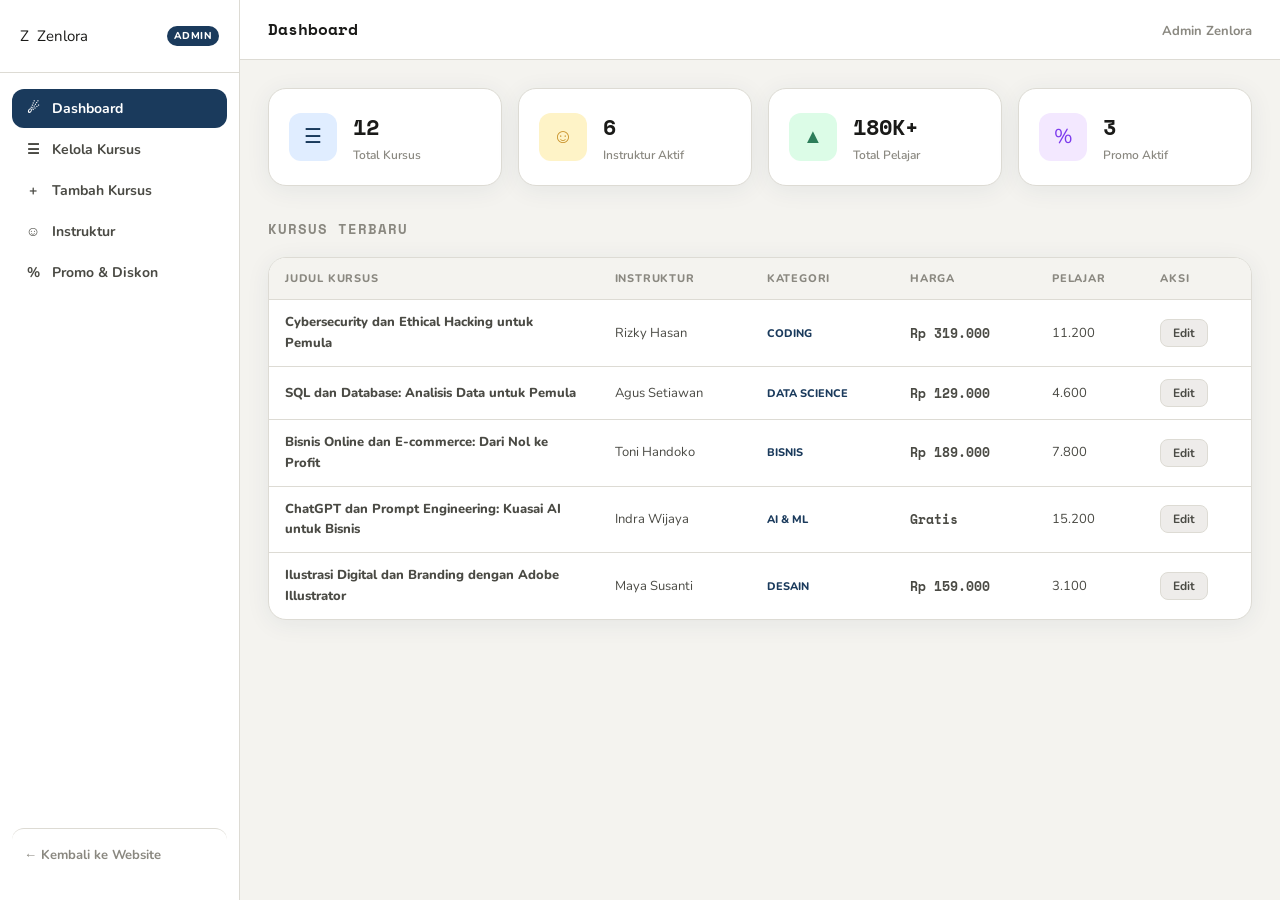
<file: admin.html>
<!doctype html>
<html lang="id">
  <head>
    <meta charset="UTF-8" />
    <meta name="viewport" content="width=device-width, initial-scale=1.0" />
    <title>Zenlora Admin</title>
    <link rel="preconnect" href="https://fonts.googleapis.com" />
    <link
      href="https://fonts.googleapis.com/css2?family=Space+Mono:wght@400;700&family=Nunito:wght@400;600;700;800;900&display=swap"
      rel="stylesheet"
    />
    <link rel="stylesheet" href="assets/css/base.css" />
    <link rel="stylesheet" href="assets/css/admin.css" />
  </head>
  <body class="admin-body">
    <!-- ===== SIDEBAR ===== -->
    <aside class="admin-sidebar" id="adminSidebar">
      <div class="sidebar-logo">
        <span class="logo-icon">Z</span>
        <span class="logo-text">Zen<span class="logo-accent">lora</span></span>
        <span class="sidebar-badge">Admin</span>
      </div>
      <nav class="sidebar-nav">
        <button class="sidebar-item active" data-page="dashboard">
          <span class="si-icon">&#9732;</span> Dashboard
        </button>
        <button class="sidebar-item" data-page="courses">
          <span class="si-icon">&#9776;</span> Kelola Kursus
        </button>
        <button class="sidebar-item" data-page="add-course">
          <span class="si-icon">&#43;</span> Tambah Kursus
        </button>
        <button class="sidebar-item" data-page="instructors">
          <span class="si-icon">&#9786;</span> Instruktur
        </button>
        <button class="sidebar-item" data-page="promo">
          <span class="si-icon">&#37;</span> Promo & Diskon
        </button>
      </nav>
      <a href="index.html" class="sidebar-back">&#8592; Kembali ke Website</a>
    </aside>

    <!-- ===== MAIN CONTENT ===== -->
    <main class="admin-main">
      <!-- Topbar -->
      <div class="admin-topbar">
        <div class="admin-topbar-left">
          <button class="sidebar-toggle" id="sidebarToggle">&#9776;</button>
          <h1 class="admin-page-title" id="pageTitle">Dashboard</h1>
        </div>
        <div class="admin-topbar-right">
          <span class="admin-user">Admin Zenlora</span>
        </div>
      </div>

      <!-- ===== PAGE: DASHBOARD ===== -->
      <div class="admin-page active" id="page-dashboard">
        <div class="stats-grid">
          <div class="stat-card">
            <div
              class="stat-card-icon"
              style="background: #e0edff; color: var(--accent-blue)"
            >
              &#9776;
            </div>
            <div>
              <div class="stat-card-num" id="statTotalCourses">12</div>
              <div class="stat-card-label">Total Kursus</div>
            </div>
          </div>
          <div class="stat-card">
            <div
              class="stat-card-icon"
              style="background: #fef3c7; color: var(--accent-gold)"
            >
              &#9786;
            </div>
            <div>
              <div class="stat-card-num">6</div>
              <div class="stat-card-label">Instruktur Aktif</div>
            </div>
          </div>
          <div class="stat-card">
            <div
              class="stat-card-icon"
              style="background: #dcfce7; color: var(--accent-green)"
            >
              &#9650;
            </div>
            <div>
              <div class="stat-card-num">180K+</div>
              <div class="stat-card-label">Total Pelajar</div>
            </div>
          </div>
          <div class="stat-card">
            <div
              class="stat-card-icon"
              style="background: #f3e8ff; color: #7c3aed"
            >
              &#37;
            </div>
            <div>
              <div class="stat-card-num">3</div>
              <div class="stat-card-label">Promo Aktif</div>
            </div>
          </div>
        </div>

        <div class="admin-section-title">Kursus Terbaru</div>
        <div class="admin-table-wrap">
          <table class="admin-table" id="dashboardTable">
            <thead>
              <tr>
                <th>Judul Kursus</th>
                <th>Instruktur</th>
                <th>Kategori</th>
                <th>Harga</th>
                <th>Pelajar</th>
                <th>Aksi</th>
              </tr>
            </thead>
            <tbody id="dashboardTableBody"></tbody>
          </table>
        </div>
      </div>

      <!-- ===== PAGE: KELOLA KURSUS ===== -->
      <div class="admin-page" id="page-courses">
        <div class="admin-toolbar">
          <input
            type="text"
            class="admin-search"
            id="courseSearch"
            placeholder="Cari kursus..."
          />
          <button class="btn-admin-primary" onclick="showPage('add-course')">
            + Tambah Kursus
          </button>
        </div>
        <div class="admin-table-wrap">
          <table class="admin-table" id="coursesTable">
            <thead>
              <tr>
                <th>Judul Kursus</th>
                <th>Instruktur</th>
                <th>Kategori</th>
                <th>Harga</th>
                <th>Harga Asli</th>
                <th>Rating</th>
                <th>Pelajar</th>
                <th>Aksi</th>
              </tr>
            </thead>
            <tbody id="coursesTableBody"></tbody>
          </table>
        </div>
      </div>

      <!-- ===== PAGE: TAMBAH / EDIT KURSUS ===== -->
      <div class="admin-page" id="page-add-course">
        <div class="form-card">
          <div class="form-card-header">
            <h2 id="formTitle">Tambah Kursus Baru</h2>
            <p>Isi semua informasi kursus di bawah ini</p>
          </div>

          <input type="hidden" id="editCourseId" />

          <div class="form-grid">
            <!-- Judul -->
            <div class="form-group full">
              <label>Judul Kursus <span class="req">*</span></label>
              <input
                type="text"
                id="fTitle"
                placeholder="Contoh: Full Stack Web Development dengan React"
              />
            </div>

            <!-- Instruktur -->
            <div class="form-group">
              <label>Nama Instruktur <span class="req">*</span></label>
              <input
                type="text"
                id="fInstructor"
                placeholder="Contoh: Budi Santoso"
              />
            </div>

            <!-- Inisial Avatar -->
            <div class="form-group">
              <label>Inisial Avatar</label>
              <input
                type="text"
                id="fAvatar"
                placeholder="Contoh: BS"
                maxlength="3"
              />
            </div>

            <!-- Kategori -->
            <div class="form-group">
              <label>Kategori <span class="req">*</span></label>
              <select id="fCategory">
                <option value="coding">Coding</option>
                <option value="desain">Desain</option>
                <option value="bisnis">Bisnis</option>
                <option value="data">Data Science</option>
                <option value="ai">AI & ML</option>
                <option value="game">Game Dev</option>
                <option value="mobile">Mobile Dev</option>
              </select>
            </div>

            <!-- Level -->
            <div class="form-group">
              <label>Level</label>
              <select id="fLevel">
                <option value="Pemula">Pemula</option>
                <option value="Menengah">Menengah</option>
                <option value="Lanjut">Lanjut</option>
                <option value="Semua Level">Semua Level</option>
                <option value="Pemula ke Lanjut">Pemula ke Lanjut</option>
              </select>
            </div>

            <!-- Harga -->
            <div class="form-group">
              <label>Harga Jual (Rp) <span class="req">*</span></label>
              <input
                type="number"
                id="fPrice"
                placeholder="0 = Gratis"
                min="0"
              />
            </div>

            <!-- Harga Asli -->
            <div class="form-group">
              <label>Harga Asli / Coret (Rp)</label>
              <input
                type="number"
                id="fOriginalPrice"
                placeholder="Contoh: 599000"
                min="0"
              />
            </div>

            <!-- Durasi -->
            <div class="form-group">
              <label>Durasi</label>
              <input type="text" id="fDuration" placeholder="Contoh: 48 jam" />
            </div>

            <!-- Jumlah Pelajaran -->
            <div class="form-group">
              <label>Jumlah Pelajaran</label>
              <input
                type="number"
                id="fLessons"
                placeholder="Contoh: 210"
                min="0"
              />
            </div>

            <!-- Badge -->
            <div class="form-group">
              <label>Badge</label>
              <select id="fBadge">
                <option value="bestseller">Bestseller</option>
                <option value="new">Baru</option>
                <option value="hot">Populer</option>
                <option value="free">Gratis</option>
                <option value="updated">Diperbarui</option>
              </select>
            </div>

            <!-- Emoji / Ikon -->
            <div class="form-group">
              <label>Ikon Thumbnail</label>
              <input
                type="text"
                id="fEmoji"
                placeholder="Contoh: WD atau AI"
                maxlength="4"
              />
            </div>

            <!-- Warna Thumbnail -->
            <div class="form-group">
              <label>Warna Thumbnail</label>
              <input type="color" id="fColor" value="#dbeafe" />
            </div>

            <!-- Deskripsi -->
            <div class="form-group full">
              <label>Deskripsi Kursus <span class="req">*</span></label>
              <textarea
                id="fDesc"
                rows="4"
                placeholder="Jelaskan isi kursus secara singkat..."
              ></textarea>
            </div>

            <!-- Fitur -->
            <div class="form-group full">
              <label
                >Fitur Kursus
                <span class="hint">(pisahkan dengan koma)</span></label
              >
              <input
                type="text"
                id="fFeatures"
                placeholder="200+ video HD, Sertifikat resmi, Akses seumur hidup"
              />
            </div>
          </div>

          <!-- TAMBAH setelah form-group fColor -->
          <div class="form-group full">
            <label
              >Foto/Thumbnail Kursus
              <span class="hint">(URL gambar)</span></label
            >
            <input
              type="text"
              id="fImage"
              placeholder="https://contoh.com/gambar.jpg"
            />
            <div class="image-preview" id="imagePreview"></div>
          </div>

          <div class="form-group full">
            <label
              >Foto Profil Instruktur
              <span class="hint">(URL gambar)</span></label
            >
            <input
              type="text"
              id="fInstructorPhoto"
              placeholder="https://contoh.com/foto-instruktur.jpg"
            />
            <div class="image-preview" id="instructorPhotoPreview"></div>
          </div>

          <!-- Preview discount -->
          <div class="discount-preview" id="discountPreview"></div>

          <div class="form-actions">
            <button class="btn-admin-secondary" onclick="resetForm()">
              Reset
            </button>
            <button class="btn-admin-primary" onclick="saveCourse()">
              Simpan Kursus
            </button>
          </div>
        </div>
      </div>

      <!-- ===== PAGE: INSTRUKTUR ===== -->
      <div class="admin-page" id="page-instructors">
        <div class="admin-section-title">Daftar Instruktur</div>
        <div class="admin-table-wrap">
          <table class="admin-table">
            <thead>
              <tr>
                <th>Avatar</th>
                <th>Nama</th>
                <th>Spesialisasi</th>
                <th>Kursus</th>
                <th>Pelajar</th>
                <th>Rating</th>
              </tr>
            </thead>
            <tbody id="instructorTableBody"></tbody>
          </table>
        </div>
      </div>

      <!-- ===== PAGE: PROMO ===== -->
      <div class="admin-page" id="page-promo">
        <div class="admin-section-title">Promo & Diskon Aktif</div>
        <div class="promo-admin-grid" id="promoAdminGrid"></div>
      </div>
    </main>

    <script src="assets/js/data.js"></script>
    <script src="assets/js/admin.js"></script>
  </body>
</html>
</file>
<file: assets/css/base.css>
/* ============================================================
   BASE — CSS variables, reset, typography, scrollbar, utility
   File ini harus di-load pertama karena semua file CSS lain
   bergantung pada variabel yang didefinisikan di sini
   ============================================================ */

/* --- CSS Variables / Design Tokens --- */
:root {
  /* Background — warm off-white dengan hint krem */
  --bg-primary:   #fafaf8;
  --bg-secondary: #f4f3ef;
  --bg-card:      #ffffff;
  --bg-card-hover:#f8f7f4;
  --bg-elevated:  #eeecea;

  /* Accent — deep navy + gold sebagai aksen premium */
  --accent-blue:       #1a3a5c;
  --accent-blue-dim:   #142f4a;
  --accent-cyan:       #2e7d9e;
  --accent-blue-light: #4a90b8;
  --accent-indigo:     #2d4a7a;
  --accent-gold:       #c9922a;
  --accent-gold-light: #e8b84b;
  --accent-yellow:     #d4a017;
  --accent-orange:     #c4622d;
  --accent-green:      #2d7d5a;
  --accent-pink:       #a8445a;

  /* Text */
  --text-primary:   #1a1a18;
  --text-secondary: #4a4a44;
  --text-muted:     #8a8880;
  --text-on-accent: #ffffff;

  /* Border */
  --border:      #dddbd4;
  --border-glow: rgba(26, 58, 92, 0.2);

  /* Shadow */
  --shadow-card: 0 4px 24px rgba(26, 58, 92, 0.07);
  --shadow-glow: 0 0 32px rgba(26, 58, 92, 0.12);

  /* Border Radius */
  --radius-sm: 8px;
  --radius-md: 12px;
  --radius-lg: 18px;
  --radius-xl: 24px;

  /* Typography */
  --font-display: 'Space Mono', monospace;
  --font-body:    'Nunito', sans-serif;

  /* Transition */
  --transition: all 0.25s cubic-bezier(0.4, 0, 0.2, 1);
}

/* --- Reset --- */
*, *::before, *::after {
  box-sizing: border-box;
  margin: 0;
  padding: 0;
}

html {
  scroll-behavior: smooth;
}

body {
  padding-top: 108px;
  background: var(--bg-primary);
  color: var(--text-primary);
  font-family: var(--font-body);
  font-size: 15px;
  line-height: 1.6;
  overflow-x: hidden;
}

/* hero tidak butuh padding tambahan karena sudah ada padding sendiri */
.hero {
  margin-top: -108px;
  padding-top: 172px;
}

a {
  color: inherit;
  text-decoration: none;
}

button {
  cursor: pointer;
  border: none;
  font-family: var(--font-body);
}

select {
  font-family: var(--font-body);
}

/* --- Scrollbar --- */
::-webkit-scrollbar { width: 6px; }
::-webkit-scrollbar-track { background: var(--bg-secondary); }
::-webkit-scrollbar-thumb { background: var(--accent-blue); border-radius: 3px; }

/* --- Container --- */
.container {
  max-width: 1280px;
  margin: 0 auto;
  padding: 0 24px;
}

/* --- Section Base --- */
.section { padding: 80px 0; }
.section-alt { background: var(--bg-secondary); }

.section-header {
  text-align: center;
  margin-bottom: 48px;
}

.section-title {
  font-family: var(--font-display);
  font-size: clamp(22px, 3.5vw, 34px);
  font-weight: 700;
  margin-bottom: 10px;
}

.section-sub {
  color: var(--text-secondary);
  font-size: 16px;
}

/* --- Shared Buttons --- */
.btn-outline {
  background: none;
  border: 1.5px solid var(--border);
  color: var(--text-primary);
  font-weight: 700;
  font-size: 14px;
  padding: 8px 18px;
  border-radius: var(--radius-md);
  transition: var(--transition);
}
.btn-outline:hover {
  border-color: var(--accent-blue);
  color: var(--accent-blue);
}

.btn-primary {
  background: var(--accent-blue);
  color: white;
  font-weight: 800;
  font-size: 14px;
  padding: 8px 18px;
  border-radius: var(--radius-md);
  transition: var(--transition);
}
.btn-primary:hover {
  background: var(--accent-blue-dim);
  transform: translateY(-1px);
  box-shadow: 0 4px 16px rgba(37, 99, 235, 0.35);
}

/* --- Animations --- */
@keyframes fadeInUp {
  from { opacity: 0; transform: translateY(24px); }
  to   { opacity: 1; transform: translateY(0); }
}

@keyframes fadeIn {
  from { opacity: 0; }
  to   { opacity: 1; }
}

@keyframes slideUp {
  from { opacity: 0; transform: translateY(40px); }
  to   { opacity: 1; transform: translateY(0); }
}

/* --- Toast Notification --- */
.toast {
  position: fixed;
  bottom: 24px;
  right: 24px;
  z-index: 300;
  background: white;
  border: 1px solid var(--border);
  color: var(--text-primary);
  font-weight: 700;
  font-size: 14px;
  padding: 14px 20px;
  border-radius: var(--radius-md);
  box-shadow: 0 8px 32px rgba(37, 99, 235, 0.15);
  transform: translateY(100px);
  opacity: 0;
  transition: all 0.35s cubic-bezier(0.4, 0, 0.2, 1);
  pointer-events: none;
}
.toast.show {
  transform: translateY(0);
  opacity: 1;
}

/* --- Responsive Utilities --- */
@media (max-width: 480px) {
  .section { padding: 60px 0; }
}

/* ============================================================
   DARK MODE
   ============================================================ */
body.dark {
  --bg-primary:   #12110f;
  --bg-secondary: #1a1916;
  --bg-card:      #201f1c;
  --bg-card-hover:#262421;
  --bg-elevated:  #2c2a26;

  --accent-blue:       #4a90b8;
  --accent-blue-dim:   #3a7a9e;
  --accent-cyan:       #5ab0d0;
  --accent-blue-light: #7ab8d0;
  --accent-gold:       #e8b84b;
  --accent-gold-light: #f0cc70;

  --text-primary:   #f0ede8;
  --text-secondary: #b0ada6;
  --text-muted:     #6a6760;

  --border:      #2e2c28;
  --border-glow: rgba(74, 144, 184, 0.25);

  --shadow-card: 0 4px 24px rgba(0, 0, 0, 0.4);
  --shadow-glow: 0 0 32px rgba(74, 144, 184, 0.15);
}

body.dark { background: var(--bg-primary); }
</file>
<file: assets/css/admin.css>
/* ============================================================
   ADMIN — layout sidebar, topbar, form, table, stats
   ============================================================ */

/* --- Reset khusus admin --- */
.admin-body {
  padding-top: 0;
  display: flex;
  min-height: 100vh;
  background: var(--bg-secondary);
}

/* ============================================================
   SIDEBAR
   ============================================================ */

.admin-sidebar {
  width: 240px;
  flex-shrink: 0;
  background: var(--bg-card);
  border-right: 1px solid var(--border);
  display: flex;
  flex-direction: column;
  padding: 24px 0;
  position: fixed;
  top: 0; left: 0; bottom: 0;
  z-index: 50;
  transition: transform 0.3s ease;
}

/* logo di sidebar */
.sidebar-logo {
  display: flex;
  align-items: center;
  gap: 8px;
  padding: 0 20px 24px;
  border-bottom: 1px solid var(--border);
  margin-bottom: 16px;
}

.sidebar-badge {
  font-size: 10px;
  font-weight: 800;
  background: var(--accent-blue);
  color: white;
  padding: 2px 7px;
  border-radius: 999px;
  margin-left: auto;
  text-transform: uppercase;
  letter-spacing: 0.5px;
}

/* nav items */
.sidebar-nav {
  flex: 1;
  display: flex;
  flex-direction: column;
  gap: 2px;
  padding: 0 12px;
}

.sidebar-item {
  background: none;
  border: none;
  color: var(--text-secondary);
  font-size: 14px;
  font-weight: 700;
  font-family: var(--font-body);
  padding: 10px 12px;
  border-radius: var(--radius-md);
  text-align: left;
  cursor: pointer;
  transition: var(--transition);
  display: flex;
  align-items: center;
  gap: 10px;
}

.sidebar-item:hover {
  background: var(--bg-elevated);
  color: var(--text-primary);
}

.sidebar-item.active {
  background: var(--accent-blue);
  color: white;
}

.si-icon {
  font-size: 14px;
  width: 18px;
  text-align: center;
}

/* back to site */
.sidebar-back {
  margin: 16px 12px 0;
  padding: 10px 12px;
  font-size: 13px;
  font-weight: 700;
  color: var(--text-muted);
  border-radius: var(--radius-md);
  transition: var(--transition);
  border-top: 1px solid var(--border);
  padding-top: 16px;
}
.sidebar-back:hover { color: var(--accent-blue); }

/* ============================================================
   MAIN AREA
   ============================================================ */

.admin-main {
  margin-left: 240px;
  flex: 1;
  min-height: 100vh;
  display: flex;
  flex-direction: column;
}

/* --- Topbar --- */
.admin-topbar {
  display: flex;
  align-items: center;
  justify-content: space-between;
  padding: 0 28px;
  height: 60px;
  background: var(--bg-card);
  border-bottom: 1px solid var(--border);
  position: sticky;
  top: 0;
  z-index: 40;
}

.admin-topbar-left { display: flex; align-items: center; gap: 14px; }

.sidebar-toggle {
  display: none;
  background: none;
  border: 1px solid var(--border);
  color: var(--text-secondary);
  font-size: 16px;
  padding: 6px 10px;
  border-radius: var(--radius-sm);
  cursor: pointer;
}

.admin-page-title {
  font-family: var(--font-display);
  font-size: 16px;
  font-weight: 700;
}

.admin-user {
  font-size: 13px;
  font-weight: 700;
  color: var(--text-muted);
}

/* ============================================================
   PAGES
   ============================================================ */

.admin-page {
  display: none;
  padding: 28px;
  flex: 1;
}

.admin-page.active { display: block; }

.admin-section-title {
  font-family: var(--font-display);
  font-size: 14px;
  font-weight: 700;
  color: var(--text-muted);
  text-transform: uppercase;
  letter-spacing: 1px;
  margin-bottom: 16px;
}

/* ============================================================
   STATS GRID (dashboard)
   ============================================================ */

.stats-grid {
  display: grid;
  grid-template-columns: repeat(auto-fill, minmax(200px, 1fr));
  gap: 16px;
  margin-bottom: 32px;
}

.stat-card {
  background: var(--bg-card);
  border: 1px solid var(--border);
  border-radius: var(--radius-lg);
  padding: 20px;
  display: flex;
  align-items: center;
  gap: 16px;
  box-shadow: var(--shadow-card);
}

.stat-card-icon {
  width: 48px; height: 48px;
  border-radius: var(--radius-md);
  display: flex;
  align-items: center;
  justify-content: center;
  font-size: 20px;
  flex-shrink: 0;
}

.stat-card-num {
  font-family: var(--font-display);
  font-size: 22px;
  font-weight: 700;
  color: var(--text-primary);
}

.stat-card-label {
  font-size: 12px;
  color: var(--text-muted);
  font-weight: 600;
  margin-top: 2px;
}

/* ============================================================
   TABLE
   ============================================================ */

.admin-toolbar {
  display: flex;
  align-items: center;
  justify-content: space-between;
  gap: 12px;
  margin-bottom: 16px;
  flex-wrap: wrap;
}

.admin-search {
  background: var(--bg-card);
  border: 1px solid var(--border);
  color: var(--text-primary);
  font-family: var(--font-body);
  font-size: 14px;
  padding: 9px 16px;
  border-radius: var(--radius-md);
  outline: none;
  width: 280px;
  transition: var(--transition);
}
.admin-search:focus { border-color: var(--accent-blue); box-shadow: 0 0 0 3px var(--border-glow); }

.admin-table-wrap {
  background: var(--bg-card);
  border: 1px solid var(--border);
  border-radius: var(--radius-lg);
  overflow: auto;
  box-shadow: var(--shadow-card);
}

.admin-table {
  width: 100%;
  border-collapse: collapse;
  font-size: 13px;
}

.admin-table th {
  text-align: left;
  padding: 12px 16px;
  font-size: 11px;
  font-weight: 800;
  color: var(--text-muted);
  text-transform: uppercase;
  letter-spacing: 0.8px;
  border-bottom: 1px solid var(--border);
  white-space: nowrap;
  background: var(--bg-secondary);
}

.admin-table td {
  padding: 12px 16px;
  border-bottom: 1px solid var(--border);
  color: var(--text-secondary);
  vertical-align: middle;
}

.admin-table tr:last-child td { border-bottom: none; }

.admin-table tr:hover td { background: var(--bg-secondary); }

.td-title { font-weight: 800; color: var(--text-primary); max-width: 260px; }
.td-price { font-family: var(--font-display); font-weight: 700; color: var(--accent-blue); }
.td-free  { color: var(--accent-green); font-family: var(--font-display); font-weight: 700; }

/* action buttons di tabel */
.btn-table-edit {
  background: var(--bg-elevated);
  border: 1px solid var(--border);
  color: var(--text-secondary);
  font-size: 12px;
  font-weight: 700;
  padding: 5px 12px;
  border-radius: var(--radius-sm);
  cursor: pointer;
  transition: var(--transition);
  font-family: var(--font-body);
  margin-right: 4px;
}
.btn-table-edit:hover { border-color: var(--accent-blue); color: var(--accent-blue); }

.btn-table-delete {
  background: #fef2f2;
  border: 1px solid #fecaca;
  color: #ef4444;
  font-size: 12px;
  font-weight: 700;
  padding: 5px 12px;
  border-radius: var(--radius-sm);
  cursor: pointer;
  transition: var(--transition);
  font-family: var(--font-body);
}
.btn-table-delete:hover { background: #ef4444; color: white; }

/* ============================================================
   FORM TAMBAH KURSUS
   ============================================================ */

.form-card {
  background: var(--bg-card);
  border: 1px solid var(--border);
  border-radius: var(--radius-xl);
  padding: 32px;
  max-width: 900px;
  box-shadow: var(--shadow-card);
}

.form-card-header {
  margin-bottom: 28px;
  padding-bottom: 20px;
  border-bottom: 1px solid var(--border);
}

.form-card-header h2 {
  font-family: var(--font-display);
  font-size: 18px;
  margin-bottom: 4px;
}

.form-card-header p {
  font-size: 13px;
  color: var(--text-muted);
}

/* grid 2 kolom */
.form-grid {
  display: grid;
  grid-template-columns: 1fr 1fr;
  gap: 18px 24px;
  margin-bottom: 20px;
}

.form-group { display: flex; flex-direction: column; gap: 6px; }
.form-group.full { grid-column: 1 / -1; }

.form-group label {
  font-size: 12px;
  font-weight: 800;
  color: var(--text-secondary);
  text-transform: uppercase;
  letter-spacing: 0.5px;
}

.req   { color: #ef4444; }
.hint  { color: var(--text-muted); font-weight: 600; text-transform: none; letter-spacing: 0; }

.form-group input,
.form-group select,
.form-group textarea {
  background: var(--bg-secondary);
  border: 1px solid var(--border);
  color: var(--text-primary);
  font-family: var(--font-body);
  font-size: 14px;
  padding: 10px 14px;
  border-radius: var(--radius-md);
  outline: none;
  transition: var(--transition);
  resize: vertical;
}

.form-group input[type="color"] {
  padding: 4px 8px;
  height: 42px;
  cursor: pointer;
}

.form-group input:focus,
.form-group select:focus,
.form-group textarea:focus {
  border-color: var(--accent-blue);
  background: var(--bg-card);
  box-shadow: 0 0 0 3px var(--border-glow);
}

/* preview diskon otomatis */
.discount-preview {
  font-size: 13px;
  font-weight: 700;
  color: var(--accent-green);
  margin-bottom: 20px;
  min-height: 20px;
}

/* tombol aksi form */
.form-actions {
  display: flex;
  gap: 12px;
  justify-content: flex-end;
  padding-top: 20px;
  border-top: 1px solid var(--border);
}

.btn-admin-primary {
  background: var(--accent-blue);
  color: white;
  font-family: var(--font-body);
  font-size: 14px;
  font-weight: 800;
  padding: 10px 24px;
  border-radius: var(--radius-md);
  border: none;
  cursor: pointer;
  transition: var(--transition);
}
.btn-admin-primary:hover {
  background: var(--accent-blue-dim);
  transform: translateY(-1px);
  box-shadow: 0 4px 14px rgba(26, 58, 92, 0.3);
}

.btn-admin-secondary {
  background: var(--bg-elevated);
  color: var(--text-secondary);
  font-family: var(--font-body);
  font-size: 14px;
  font-weight: 700;
  padding: 10px 20px;
  border-radius: var(--radius-md);
  border: 1px solid var(--border);
  cursor: pointer;
  transition: var(--transition);
}
.btn-admin-secondary:hover { border-color: var(--accent-blue); color: var(--accent-blue); }

/* ============================================================
   PROMO PAGE
   ============================================================ */

.promo-admin-grid {
  display: grid;
  grid-template-columns: repeat(auto-fill, minmax(280px, 1fr));
  gap: 16px;
}

.promo-admin-card {
  background: var(--bg-card);
  border: 1px solid var(--border);
  border-radius: var(--radius-lg);
  padding: 20px;
  box-shadow: var(--shadow-card);
}

.pac-tag {
  font-size: 10px;
  font-weight: 800;
  text-transform: uppercase;
  letter-spacing: 1px;
  color: var(--text-muted);
  margin-bottom: 6px;
}

.pac-title {
  font-weight: 800;
  font-size: 15px;
  margin-bottom: 4px;
}

.pac-price {
  font-family: var(--font-display);
  font-size: 20px;
  font-weight: 700;
  color: var(--accent-blue);
  margin-bottom: 12px;
}

.pac-status {
  display: inline-block;
  font-size: 11px;
  font-weight: 800;
  padding: 3px 10px;
  border-radius: 999px;
  background: #dcfce7;
  color: #16a34a;
}

/* ============================================================
   RESPONSIVE
   ============================================================ */

@media (max-width: 900px) {
  .admin-sidebar {
    transform: translateX(-100%);
  }
  .admin-sidebar.open {
    transform: translateX(0);
  }
  .admin-main {
    margin-left: 0;
  }
  .sidebar-toggle {
    display: block;
  }
  .form-grid {
    grid-template-columns: 1fr;
  }
}

/* --- Image Preview di form --- */
.image-preview {
  margin-top: 8px;
  border-radius: var(--radius-md);
  overflow: hidden;
  max-height: 160px;
  border: 1px solid var(--border);
  display: none;
}

.image-preview img {
  width: 100%;
  height: 160px;
  object-fit: cover;
  display: block;
}

.image-preview.show { display: block; }
</file>
